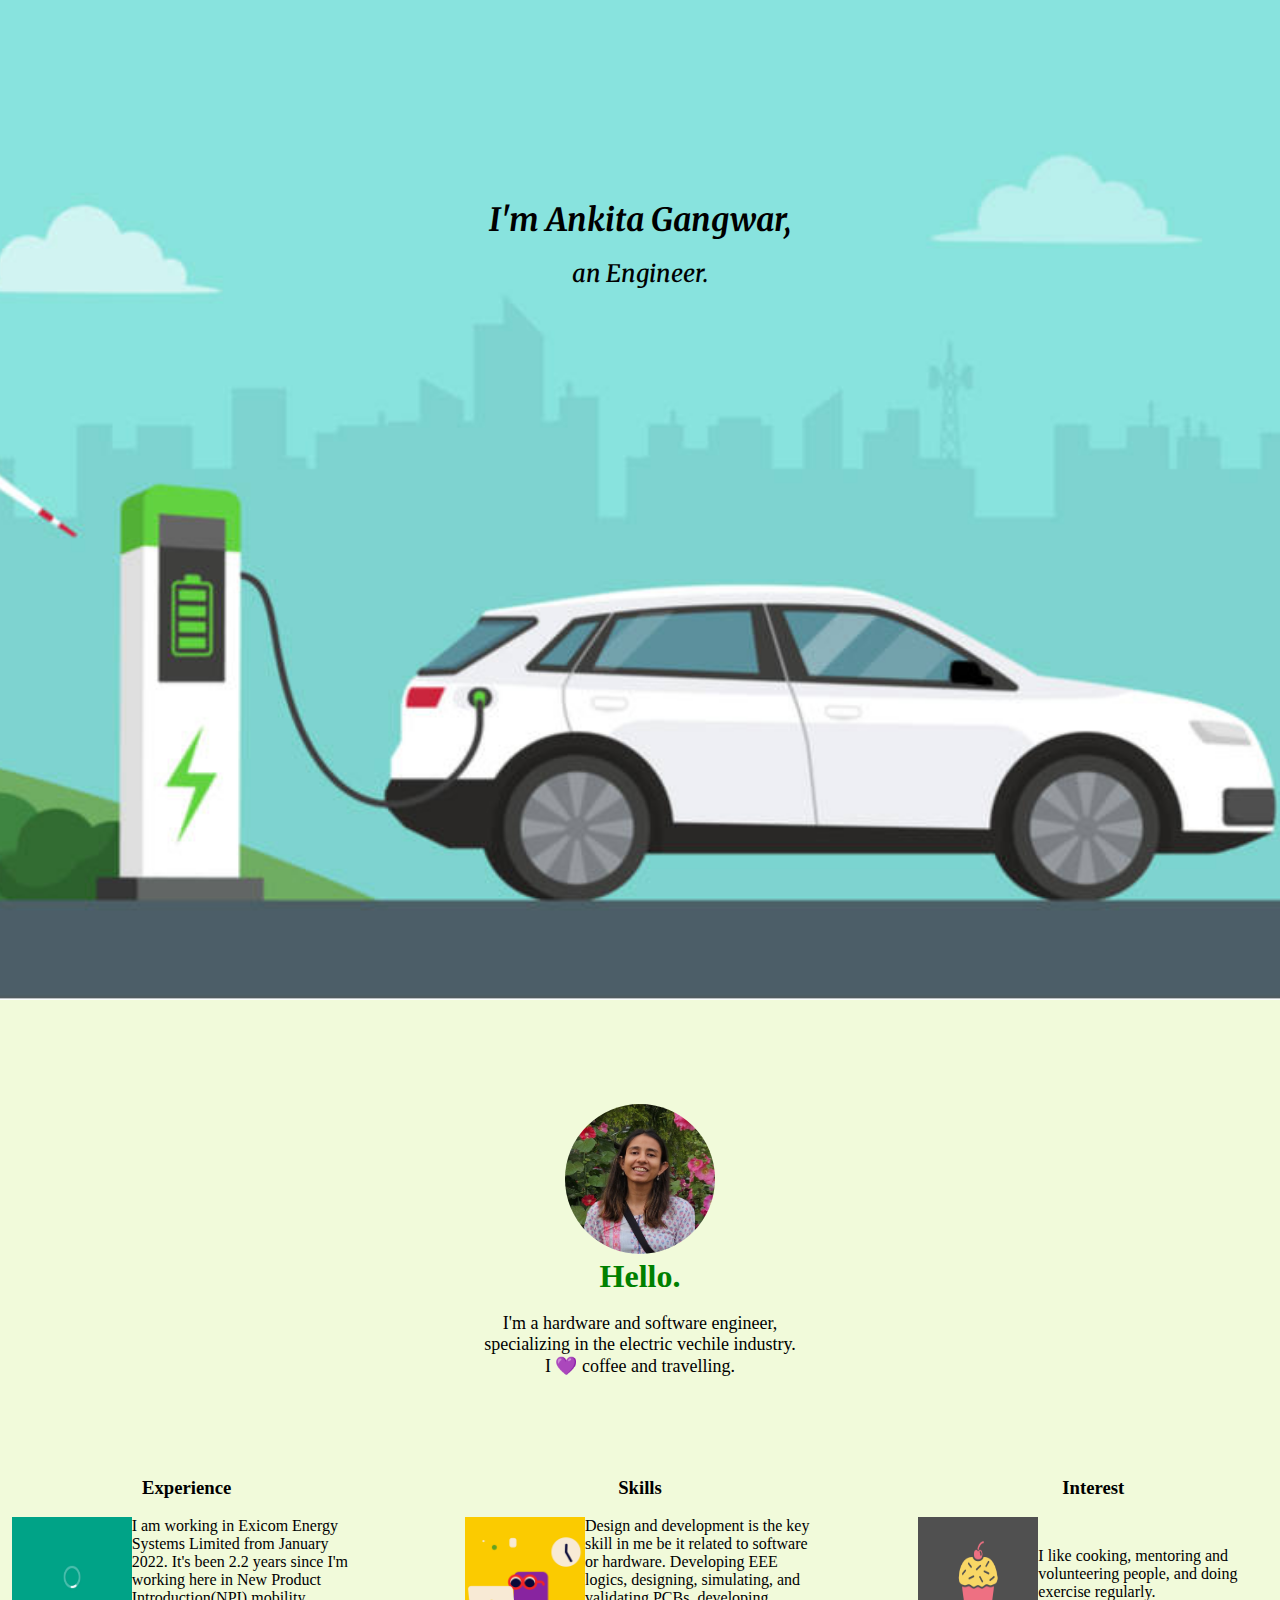
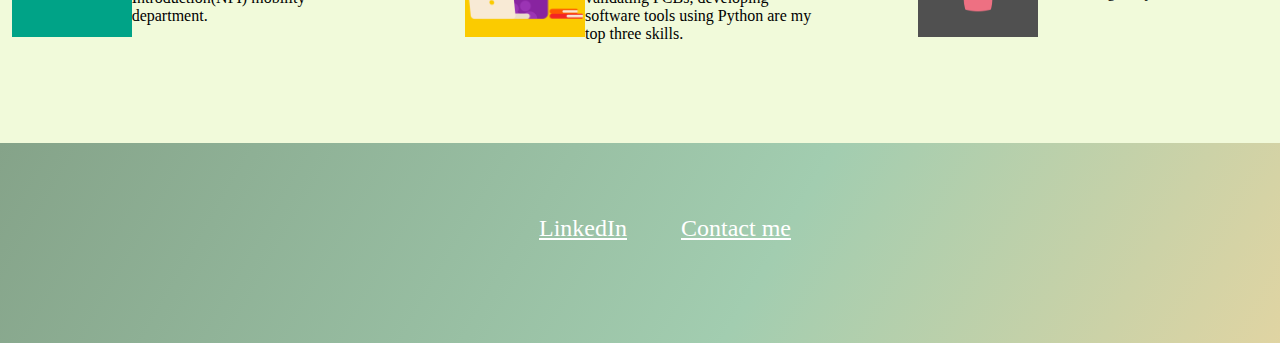
<file: index.html>
<!DOCTYPE html>
<html lang="en">
    <head>
        <meta charset="UTF-8">
        <meta name="viewport" content="width=device-width, initial-scale=1.0">
        <title>Ankita Gangwar</title>
        <link rel="stylesheet" href="./style.css">

        <link rel="preconnect" href="https://fonts.googleapis.com">
        <link rel="preconnect" href="https://fonts.gstatic.com" crossorigin>
        <link
            href="https://fonts.googleapis.com/css2?family=Dela+Gothic+One&family=Fredoka:wght@300..700&family=Merriweather:ital,wght@0,300;0,400;0,700;0,900;1,300;1,400;1,700;1,900&family=Pacifico&family=Poppins:ital,wght@1,100&family=Protest+Riot&family=Roboto:ital,wght@0,100;0,300;0,400;0,500;0,700;0,900;1,100;1,300;1,400;1,500;1,700;1,900&display=swap"
            rel="stylesheet">

    </head>
    <body>
        <!-- First section of the portfolio. Text with the background -->
        <div class="first-container">
            <div class="first-container-text">
                <h1> I'm Ankita Gangwar, </h1> <br />
                <h2> an Engineer. </h2>
            </div>
        </div>

        <!-- Second section of the portfolio. Photo and a bit about me -->
        <div class="second-container">
            <img src="./assests/Second_Container.jpg" alt="My_photo"
                height="150px" width="150px" class="img_class">
            <h2> Hello. </h2>
            </br>
            <p> I'm a hardware and software engineer, </br> specializing in the
                electric vechile industry. </br> I 💜 coffee and travelling. </p>
        </div>

        <!-- Third section of the portfolio. Skills section -->
        <div class="flex-third-container">
            <div class="flex-item-experience">
                <h3> Experience </h3>
                </br>
                <img src="./assests/experience.gif" alt="experience">
                <p> I am working in Exicom Energy Systems Limited from January 2022.
                    It's been 2.2 years since I'm working here in New Product Introduction(NPI) mobility 
                    department. </p>
            </div>

            <div class="flex-item-skills">
                <h3> Skills </h3>
                </br>
                <img src="./assests/skills.gif" alt="skills">
                <p> Design and development is the key skill in me be it related to
                    software or hardware. Developing EEE logics, 
                    designing, simulating, and validating PCBs, developing software tools 
                    using Python are my top three skills.
                </p>
            </div>

            <div class="flex-item-interest">
                <h3> Interest </h3>
                </br>
                <img src="./assests/interest.gif" alt="interest">
                <p style="margin-top: 30px;"> I like cooking, mentoring and volunteering people,
                    and doing exercise regularly.
                </p>
            </div>  
        </div>

        <!-- Fourth section of the portfolio. Footer section -->
        <div class="fourth-container gradient-background">
            </br>
            </br>
            </br>
            </br>
            <a href="https://www.linkedin.com/in/ankita-gangwar-2445411a5" style="margin-left: 50px;"> LinkedIn </a>
            <a href="./public/contact.html" style="margin-left: 50px;"> Contact me </a>
        </div>
        
    </body>
</html>
</file>
<file: style.css>
* {
    margin: 0;
    padding: 0;
    box-sizing: border-box;
}

body{
    background-color: #F1FADA;
}

/* To seperate all the divs from each other. */
.first-container, .second-container, .flex-third-container{
    margin-bottom: 100px;
}

.gradient-background {
    background: linear-gradient(300deg, #F1C27B, #FFD89C, #A2CDB0 ,#85A389);
    background-size: 180% 180%;
    animation: gradient-animation 18s ease infinite;
}

.first-container {
    display: inline-block;
    position: relative;
    height: 1000px; /*set the container height according to the background image*/
    width: 100%;
    background-image: url(./assests/First_Container.JPG);
    /* These two are basically used to fit your image properly in the div container. */
    background-size: cover;
    background-position: center;
}

.first-container-text {
    position: absolute;
    top: 20%;
    left: 30%;
    right: 30%;
    text-align: center;
    color: black;
}

h1 {
    font-family: "Merriweather", serif;
    font-weight: 700;
    font-style: italic;
}

/* Used CSS selectors grouping; child grouping*/
.first-container-text > h2 {
    font-family: "Merriweather", serif;
    font-weight: 500;
    font-style: italic;
}

/* To make the image circular */
.img_class {
    border-radius: 50%;
}

/* To make the whole second div container in center. */
.second-container {
    text-align: center;
}

/* Used CSS selectors grouping; child grouping*/
.second-container > h2 {
    font-family: 'Times New Roman', Times, serif;
    font-weight: bold;
    color: green;
    font-size: xx-large;
}

/* Used CSS selectors grouping; child grouping*/
.second-container > p {
    font-family: 'Times New Roman', Times, serif;
    font-size: large;
}

@media (min-width: 700px){
.flex-third-container{
    display: flex;
    flex-flow: row nowrap;
    gap: 80px;
    justify-content: space-around;
}

.flex-item-experience > h3, .flex-item-skills > h3 , .flex-item-interest > h3 {
    text-align: center;
}

.flex-item-experience > img , .flex-item-skills > img , .flex-item-interest > img {
    width: 120px;
    height: 120px;
    float: left;
}

.flex-item-experience , .flex-item-skills , .flex-item-interest{
    flex-basis: 350px;
    float: right;
}
}

@media (min-width: 100px) and (max-width: 700px)
{
    .flex-third-container{
        display: flex;
        flex-flow: column nowrap;
        gap: 80px;
        justify-content: space-around;
    }
    
    .flex-item-experience > h3, .flex-item-skills > h3 , .flex-item-interest > h3 {
        text-align: center;
    }
    
    .flex-item-experience > img , .flex-item-skills > img , .flex-item-interest > img {
        width: 120px;
        height: 120px;
        float: left;
    }
    
    .flex-item-experience , .flex-item-skills , .flex-item-interest{
        flex-basis: 350px;
        float: right;
    }
}

.fourth-container{
    text-align: center;
    width: 100%;
    height: 200px;
}

a{
    display: inline-block;
    color: white;
    font-size: x-large;
}
</file>
